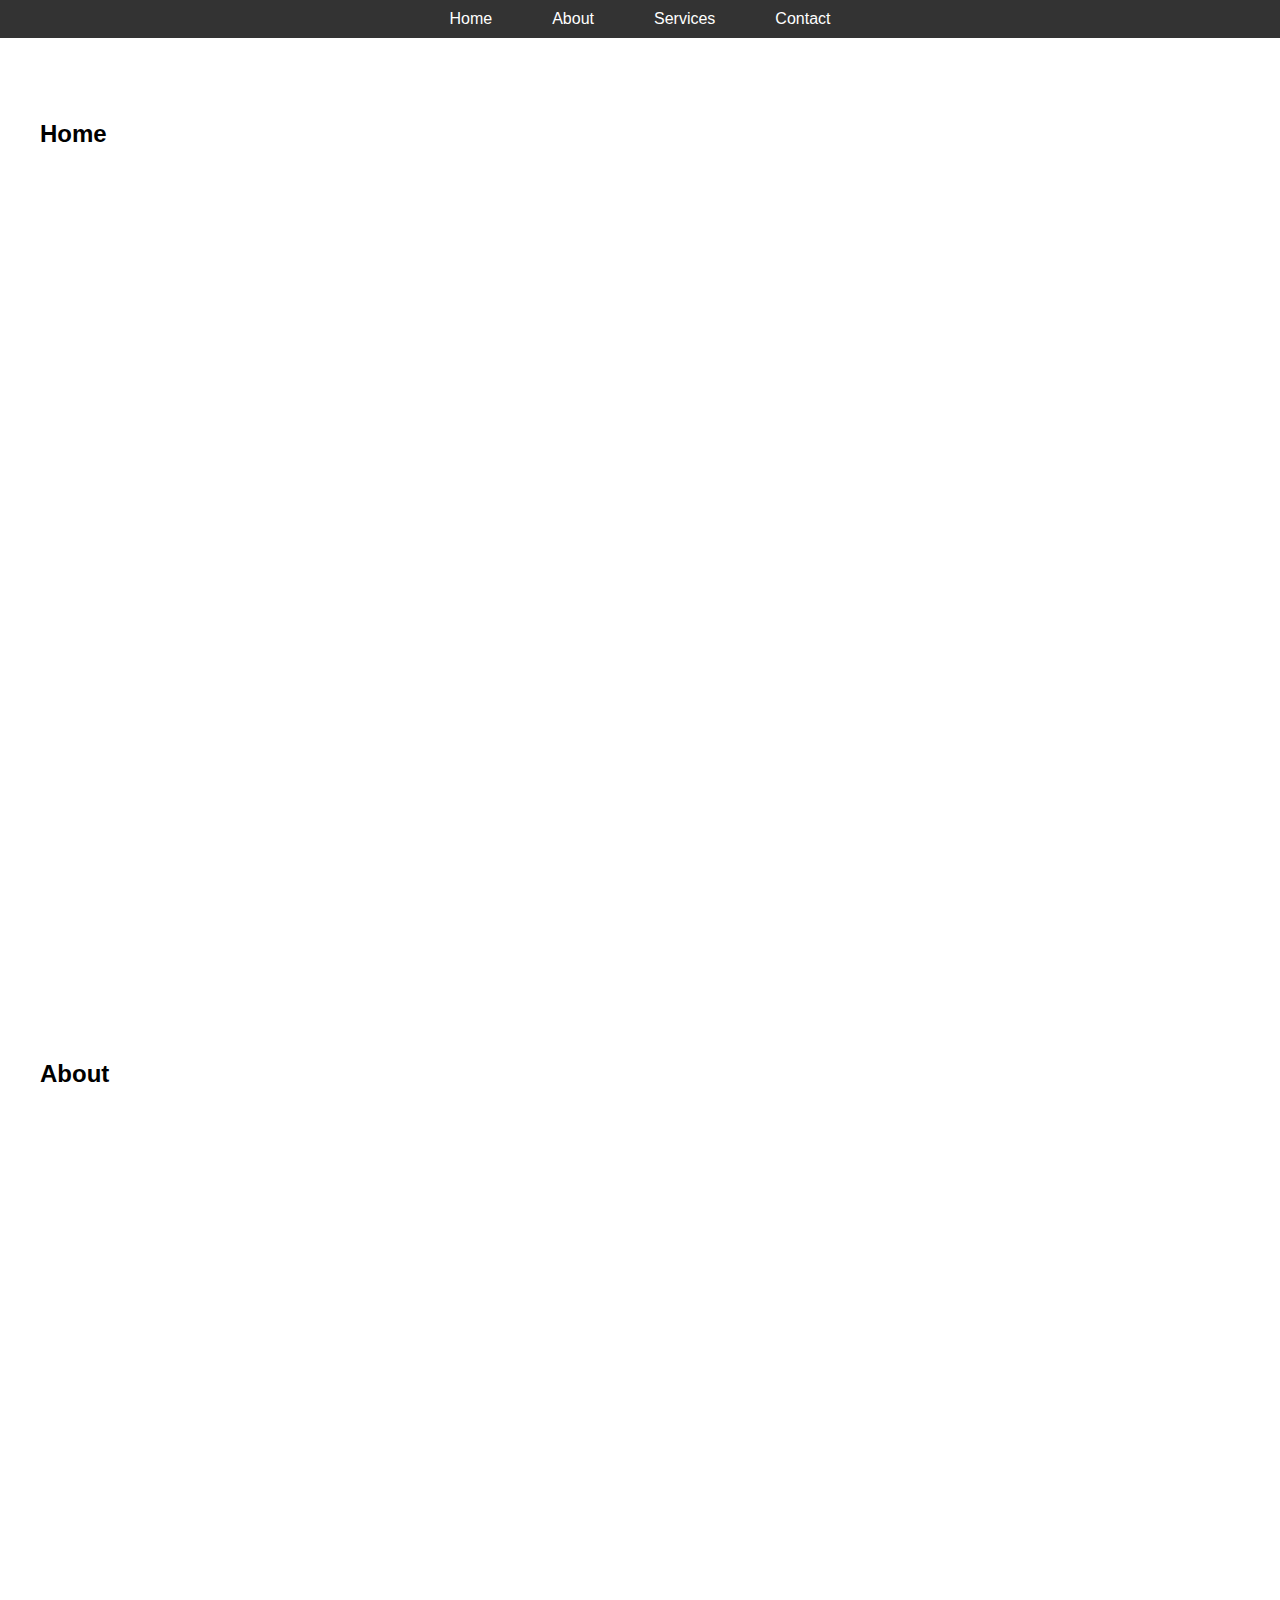
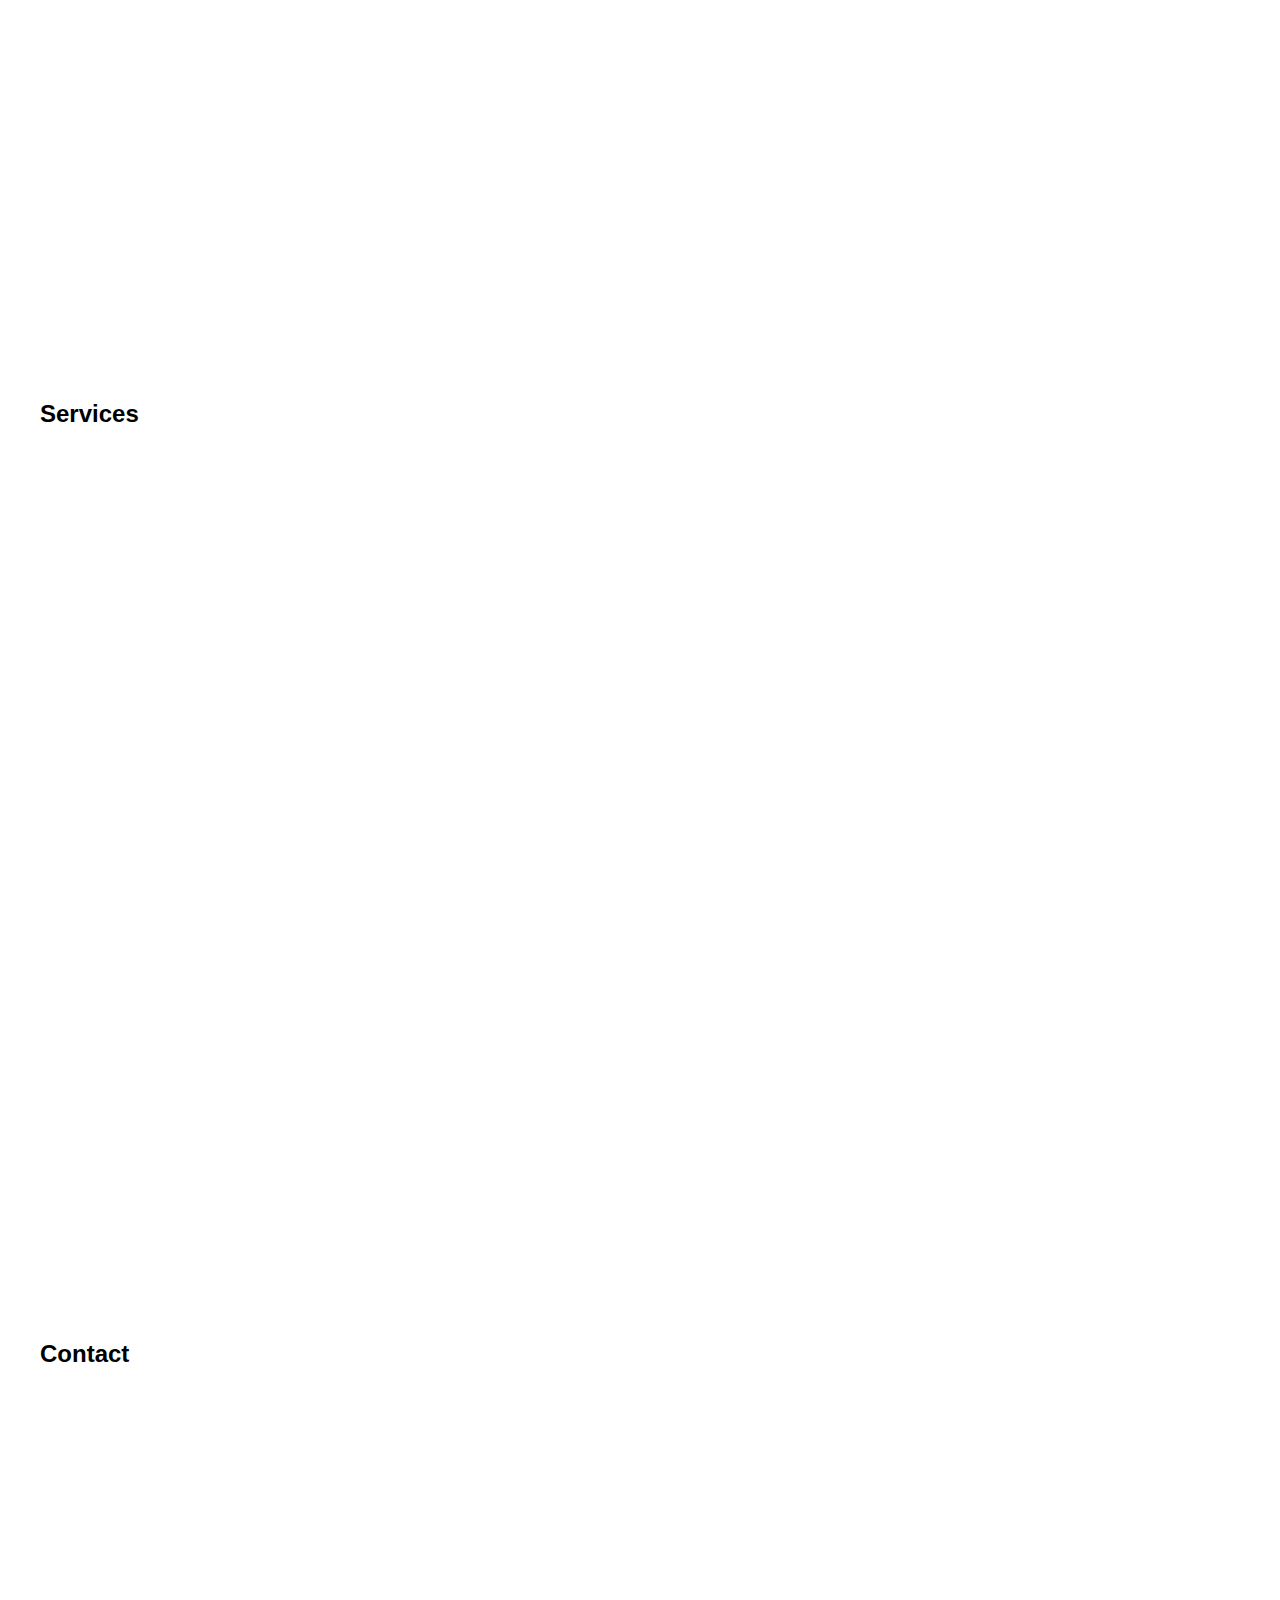
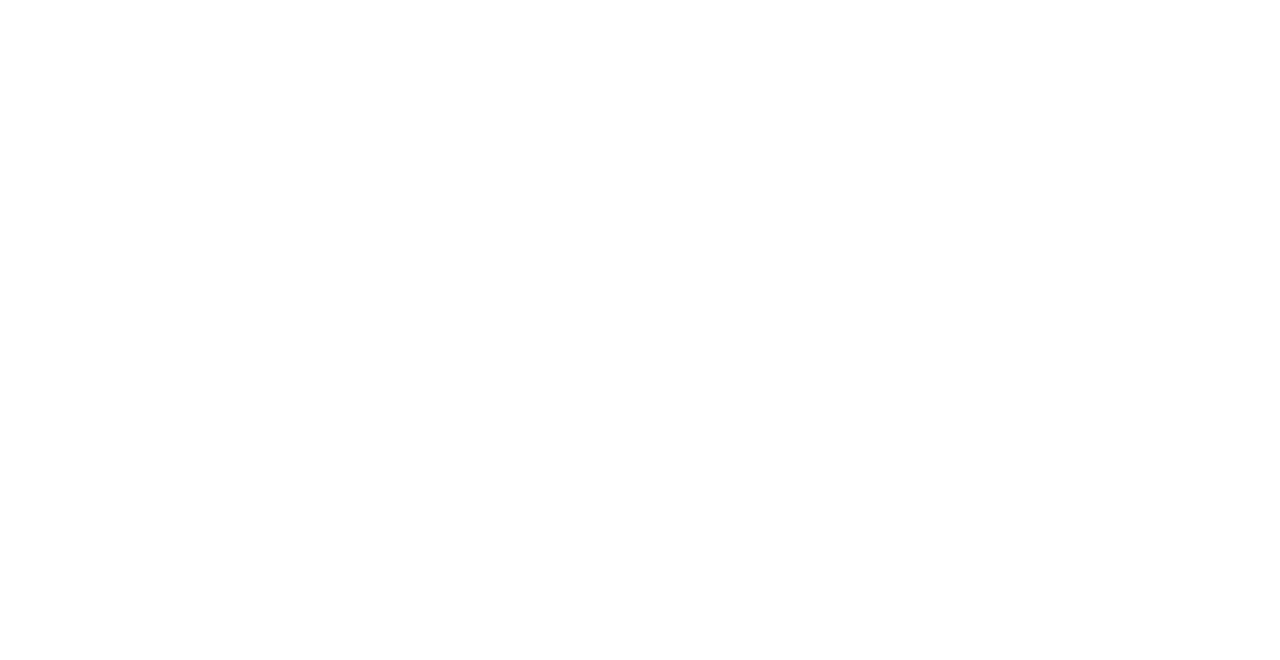
<file: task_1/index.html>
<!DOCTYPE html>
<html lang="en">
<head>
  <meta charset="UTF-8">
  <meta name="viewport" content="width=device-width, initial-scale=1.0">
  <title>Responsive Landing Page</title>
  <link rel="stylesheet" href="style.css">
</head>
<body>
  <nav class="nav-menu" id="navMenu">
    <div class="hamburger" id="hamburger">☰</div>
    <ul id="navLinks">
      <li><a href="#home">Home</a></li>
      <li><a href="#about">About</a></li>
      <li><a href="#services">Services</a></li>
      <li><a href="#contact">Contact</a></li>
    </ul>
  </nav>
  <main>
    <section id="home"><h2>Home</h2></section>
    <section id="about"><h2>About</h2></section>
    <section id="services"><h2>Services</h2></section>
    <section id="contact"><h2>Contact</h2></section>
  </main>
  <button id="scrollToTopBtn" title="Go to top">↑</button>
  <script src="script.js"></script>
</body>
</html>
</file>
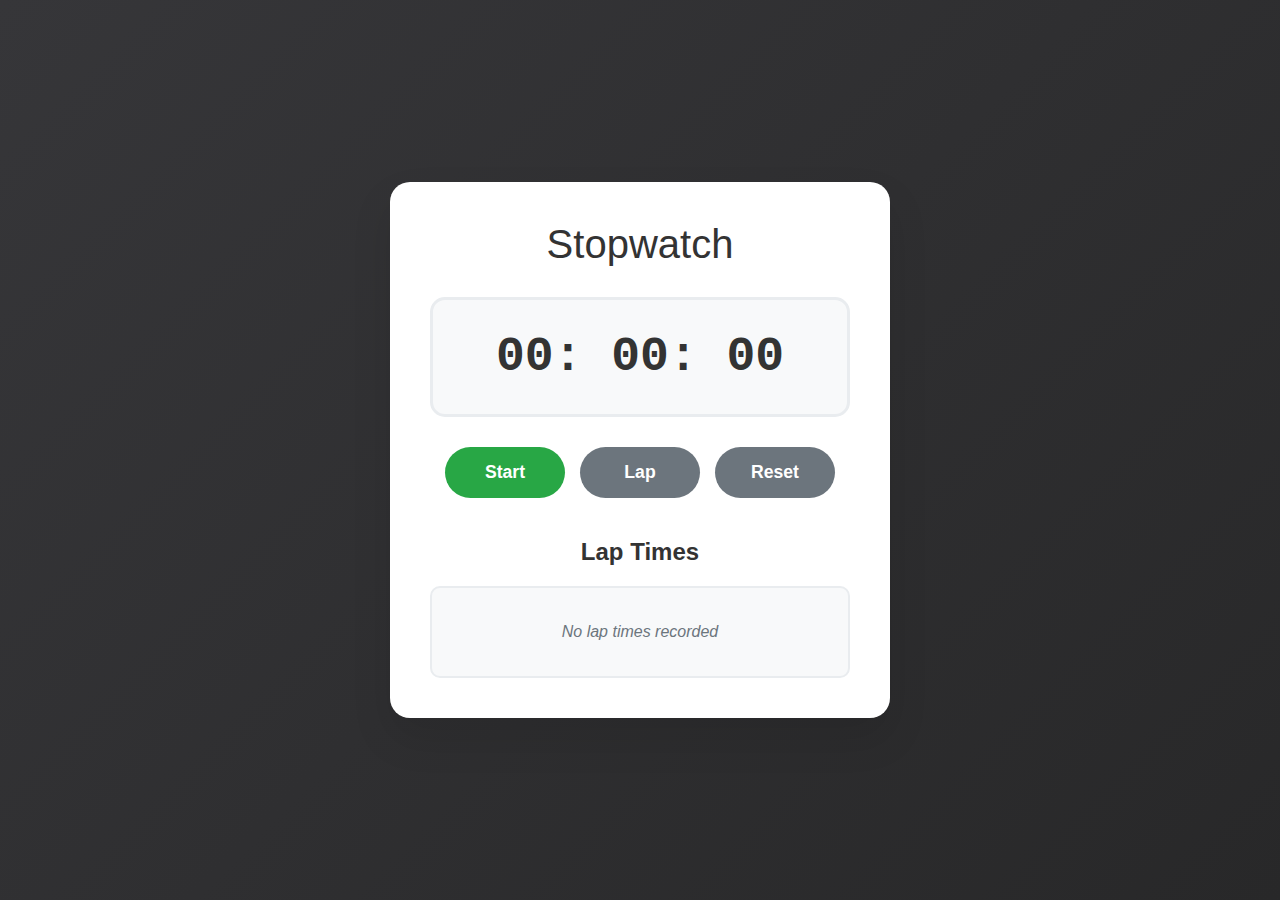
<file: task_2/index.html>
<!DOCTYPE html>
<html lang="en">
<head>
    <meta charset="UTF-8">
    <meta name="viewport" content="width=device-width, initial-scale=1.0">
    <title>Stopwatch Web Application</title>
    <link rel="stylesheet" href="style.css">
</head>
<body>
    <div class="container">
        <h1>Stopwatch</h1>
        
        <div class="stopwatch">
            <div class="display">
                <span id="minutes">00</span>:
                <span id="seconds">00</span>:
                <span id="milliseconds">00</span>
            </div>
            
            <div class="controls">
                <button id="startBtn" class="btn start">Start</button>
                <button id="lapBtn" class="btn lap" disabled>Lap</button>
                <button id="resetBtn" class="btn reset">Reset</button>
            </div>
        </div>
        
        <div class="lap-times">
            <h3>Lap Times</h3>
            <div id="lapList" class="lap-list">
                <p class="no-laps">No lap times recorded</p>
            </div>
        </div>
    </div>
    
    <script src="script.js"></script>
</body>
</html>
</file>
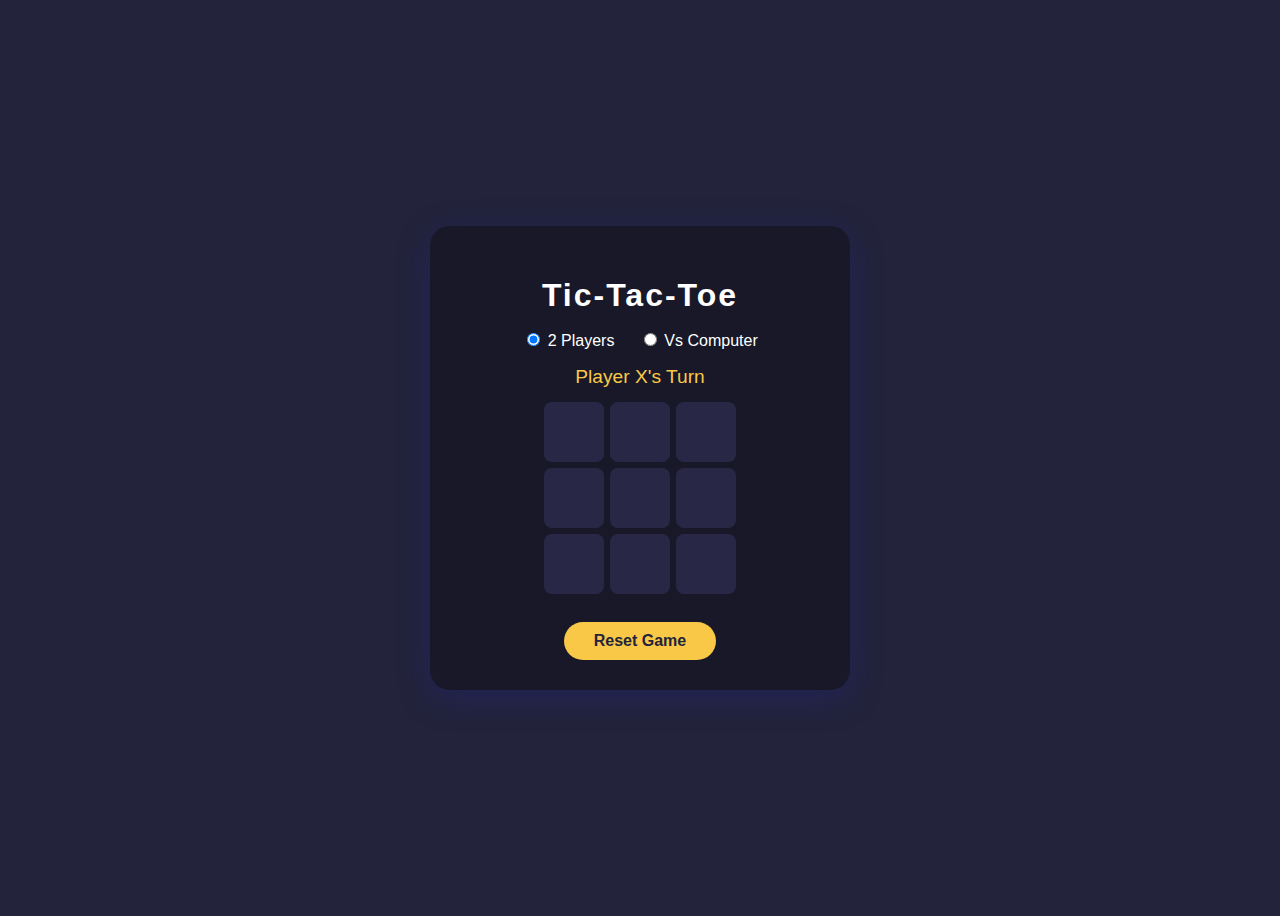
<file: task_3/index.html>
<!DOCTYPE html>
<html lang="en">
<head>
  <meta charset="UTF-8">
  <meta name="viewport" content="width=device-width, initial-scale=1.0">
  <title>Tic-Tac-Toe Web Application</title>
  <link rel="stylesheet" href="style.css">
</head>
<body>
  <div class="container">
    <h1>Tic-Tac-Toe</h1>
    <div class="mode-select">
      <label>
        <input type="radio" name="mode" value="pvp" checked>
        2 Players
      </label>
      <label>
        <input type="radio" name="mode" value="ai">
        Vs Computer
      </label>
    </div>
    <div class="status" id="status">Player X's Turn</div>
    <div class="board" id="board">
      <!-- 9 cells -->
      <div class="cell" data-index="0"></div>
      <div class="cell" data-index="1"></div>
      <div class="cell" data-index="2"></div>
      <div class="cell" data-index="3"></div>
      <div class="cell" data-index="4"></div>
      <div class="cell" data-index="5"></div>
      <div class="cell" data-index="6"></div>
      <div class="cell" data-index="7"></div>
      <div class="cell" data-index="8"></div>
    </div>
    <button id="resetBtn" class="btn">Reset Game</button>
  </div>
  <script src="script.js"></script>
</body>
</html>
</file>
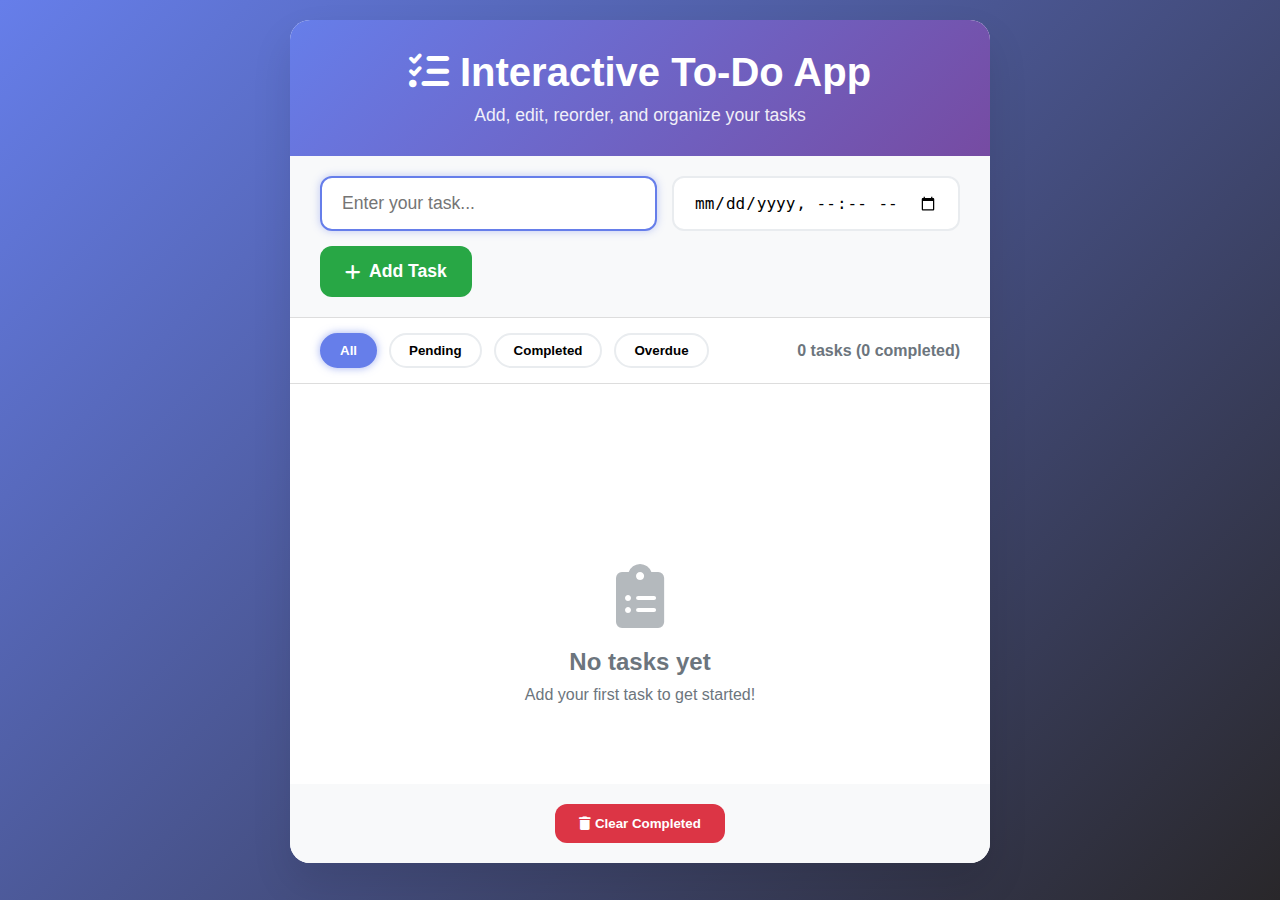
<file: task_4/index.html>
<!DOCTYPE html>
<html lang="en">
<head>
  <meta charset="UTF-8" />
  <meta name="viewport" content="width=device-width, initial-scale=1" />
  <title>Interactive To-Do Web App</title>
  <link rel="stylesheet" href="style.css" />
  <link rel="stylesheet" href="https://cdnjs.cloudflare.com/ajax/libs/font-awesome/6.0.0/css/all.min.css" />
</head>
<body>
  <div class="container" role="main" aria-label="To-Do List Application">
    <header class="header">
      <h1><i class="fas fa-tasks"></i> Interactive To-Do App</h1>
      <p class="subtitle">Add, edit, reorder, and organize your tasks</p>
    </header>

    <section class="add-task-section">
      <form id="taskForm" class="task-form" aria-label="Add new task form">
        <input
          type="text"
          id="taskInput"
          placeholder="Enter your task..."
          aria-required="true"
          aria-describedby="taskInputHelp"
          autocomplete="off"
          autofocus
        />
        <input type="datetime-local" id="taskDateTime" class="datetime-input" aria-label="Set due date and time for task" />
        <button type="submit" class="btn-add" aria-label="Add task">
          <i class="fas fa-plus"></i> Add Task
        </button>
      </form>
      <small id="taskInputHelp" class="visually-hidden">Input your task description here</small>
    </section>

    <section class="filter-section" role="region" aria-label="Task filters">
      <div class="filter-buttons" role="radiogroup" aria-label="Filter tasks">
        <button class="filter-btn active" data-filter="all" role="radio" aria-checked="true">All</button>
        <button class="filter-btn" data-filter="pending" role="radio" aria-checked="false">Pending</button>
        <button class="filter-btn" data-filter="completed" role="radio" aria-checked="false">Completed</button>
        <button class="filter-btn" data-filter="overdue" role="radio" aria-checked="false">Overdue</button>
      </div>
      <div class="task-count" aria-live="polite" aria-atomic="true" id="taskCount">0 tasks</div>
    </section>

    <section class="tasks-section" aria-label="Task list">
      <ul id="taskList" class="task-list" aria-live="polite" aria-relevant="additions removals"></ul>
      <div id="emptyState" class="empty-state" aria-hidden="true">
        <i class="fas fa-clipboard-list"></i>
        <h3>No tasks yet</h3>
        <p>Add your first task to get started!</p>
      </div>
    </section>

    <section class="clear-section">
      <button id="clearCompleted" class="btn-clear" aria-label="Clear all completed tasks">
        <i class="fas fa-trash"></i> Clear Completed
      </button>
    </section>
  </div>

  <script src="script.js" defer></script>
</body>
</html>
</file>
<file: task_1/style.css>
body {
  margin: 0;
  font-family: Arial, sans-serif;
}

.nav-menu {
  background: #333;
  color: white;
  padding: 10px 0;
  position: fixed;
  width: 100%;
  top: 0;
  transition: background 0.3s;
  z-index: 1000;
}

.nav-menu ul {
  display: flex;
  justify-content: center;
  list-style: none;
  padding: 0;
  margin: 0;
}

.nav-menu ul li {
  margin: 0 15px;
}

.nav-menu ul li a {
  color: white;
  text-decoration: none;
  padding: 10px 15px;
  border-radius: 4px;
  transition: background 0.3s;
}

.nav-menu ul li a:hover {
  background: #555;
}

.nav-menu ul li a.active {
  background: #4CAF50;
  color: white;
}

main {
  margin-top: 60px;
  padding: 20px;
}

section {
  min-height: 100vh;
  padding: 20px;
}

.nav-menu.scrolled {
  background: #222;
  box-shadow: 0 2px 10px rgba(0,0,0,0.1);
}

.hamburger {
  display: none;
  cursor: pointer;
  font-size: 24px;
  padding: 10px;
  color: white;
}

@media (max-width: 768px) {
  .hamburger {
    display: block;
  }
  .nav-menu ul {
    display: none;
    flex-direction: column;
    width: 100%;
    background: #333;
  }
  .nav-menu ul.show {
    display: flex;
  }
}

#scrollToTopBtn {
  display: none;
  position: fixed;
  bottom: 20px;
  right: 20px;
  z-index: 99;
  border: none;
  outline: none;
  background-color: #4CAF50;
  color: white;
  cursor: pointer;
  padding: 15px;
  border-radius: 50%;
  font-size: 18px;
}

#scrollToTopBtn:hover {
  background-color: #45a049;
}
</file>
<file: task_2/style.css>
* {
    margin: 0;
    padding: 0;
    box-sizing: border-box;
}

body {
    font-family: 'Arial', sans-serif;
    background: linear-gradient(135deg, #363639 0%, #282829 100%);
    min-height: 100vh;
    display: flex;
    justify-content: center;
    align-items: center;
    padding: 20px;
}

.container {
    background: white;
    border-radius: 20px;
    padding: 40px;
    box-shadow: 0 20px 40px rgba(0, 0, 0, 0.1);
    text-align: center;
    max-width: 500px;
    width: 100%;
}

h1 {
    color: #333;
    margin-bottom: 30px;
    font-size: 2.5rem;
    font-weight: 300;
}

.stopwatch {
    margin-bottom: 40px;
}

.display {
    background: #f8f9fa;
    border-radius: 15px;
    padding: 30px;
    margin-bottom: 30px;
    font-size: 3rem;
    font-weight: bold;
    color: #333;
    font-family: 'Courier New', monospace;
    border: 3px solid #e9ecef;
}

.controls {
    display: flex;
    gap: 15px;
    justify-content: center;
    flex-wrap: wrap;
}

.btn {
    padding: 15px 30px;
    border: none;
    border-radius: 50px;
    font-size: 1.1rem;
    font-weight: bold;
    cursor: pointer;
    transition: all 0.3s ease;
    min-width: 120px;
}

.btn:hover {
    transform: translateY(-2px);
    box-shadow: 0 5px 15px rgba(0, 0, 0, 0.2);
}

.btn:active {
    transform: translateY(0);
}

.btn.start {
    background: #28a745;
    color: white;
}

.btn.start:hover {
    background: #218838;
}

.btn.stop {
    background: #dc3545;
    color: white;
}

.btn.stop:hover {
    background: #c82333;
}

.btn.lap {
    background: #007bff;
    color: white;
}

.btn.lap:hover {
    background: #0056b3;
}

.btn.lap:disabled {
    background: #6c757d;
    cursor: not-allowed;
    transform: none;
    box-shadow: none;
}

.btn.reset {
    background: #6c757d;
    color: white;
}

.btn.reset:hover {
    background: #545b62;
}

.lap-times {
    text-align: left;
}

.lap-times h3 {
    color: #333;
    margin-bottom: 20px;
    text-align: center;
    font-size: 1.5rem;
}

.lap-list {
    max-height: 300px;
    overflow-y: auto;
    border: 2px solid #e9ecef;
    border-radius: 10px;
    padding: 15px;
    background: #f8f9fa;
}

.lap-item {
    display: flex;
    justify-content: space-between;
    align-items: center;
    padding: 10px 0;
    border-bottom: 1px solid #dee2e6;
    font-family: 'Courier New', monospace;
}

.lap-item:last-child {
    border-bottom: none;
}

.lap-number {
    font-weight: bold;
    color: #007bff;
}

.lap-time {
    font-weight: bold;
    color: #333;
}

.no-laps {
    text-align: center;
    color: #6c757d;
    font-style: italic;
    margin: 20px 0;
}

/* Responsive Design */
@media (max-width: 480px) {
    .container {
        padding: 20px;
    }
    
    h1 {
        font-size: 2rem;
    }
    
    .display {
        font-size: 2rem;
        padding: 20px;
    }
    
    .controls {
        flex-direction: column;
        align-items: center;
    }
    
    .btn {
        width: 100%;
        max-width: 200px;
    }
}
</file>
<file: task_3/style.css>
body {
  background: #23233b;
  color: #fff;
  font-family: Arial, sans-serif;
  min-height: 100vh;
  display: flex;
  justify-content: center;
  align-items: center;
}

.container {
  background: #181828;
  padding: 30px 40px;
  border-radius: 20px;
  box-shadow: 0 8px 32px 0 rgba(31, 38, 135, 0.37);
  text-align: center;
  width: 340px;
}

h1 {
  margin-bottom: 16px;
  font-size: 2rem;
  letter-spacing: 2px;
}

.mode-select {
  margin-bottom: 16px;
}

.mode-select label {
  margin: 0 10px;
  font-size: 1rem;
  cursor: pointer;
}

.status {
  margin-bottom: 12px;
  font-size: 1.2rem;
  min-height: 24px;
  color: #f9c846;
}

.board {
  display: grid;
  grid-template-columns: repeat(3, 60px);
  grid-template-rows: repeat(3, 60px);
  gap: 6px;
  justify-content: center;
  margin-bottom: 18px;
}

.cell {
  background: #282846;
  border-radius: 8px;
  font-size: 2rem;
  font-weight: bold;
  color: #f9c846;
  display: flex;
  align-items: center;
  justify-content: center;
  cursor: pointer;
  transition: background 0.2s;
  height: 60px;
  width: 60px;
}

.cell:hover {
  background: #35355a;
}

.cell.winner {
  background: #44bd32;
  color: #fff;
}

.btn {
  background: #f9c846;
  color: #23233b;
  border: none;
  border-radius: 20px;
  padding: 10px 30px;
  font-size: 1rem;
  font-weight: bold;
  cursor: pointer;
  margin-top: 10px;
  transition: background 0.2s;
}

.btn:hover {
  background: #ffdd57;
}
</file>
<file: task_4/style.css>
/* Reset and base */
* {
  margin: 0;
  padding: 0;
  box-sizing: border-box;
}

.visually-hidden {
  position: absolute !important;
  height: 1px; width: 1px;
  overflow: hidden;
  clip: rect(1px, 1px, 1px, 1px);
  white-space: nowrap;
}

body {
  font-family: 'Segoe UI', Tahoma, Geneva, Verdana, sans-serif;
  background: linear-gradient(135deg, #667eea 0%, #29272a 100%);
  min-height: 100vh;
  padding: 20px;
  color: #333;
  -webkit-font-smoothing: antialiased;
  -moz-osx-font-smoothing: grayscale;
}

.container {
  max-width: 700px;
  margin: 0 auto;
  background: white;
  border-radius: 20px;
  box-shadow: 0 20px 40px rgba(0, 0, 0, 0.1);
  overflow: hidden;
  display: flex;
  flex-direction: column;
  min-height: 80vh;
}

.header {
  background: linear-gradient(135deg, #667eea 0%, #764ba2 100%);
  color: white;
  padding: 30px;
  text-align: center;
}

.header h1 {
  font-size: 2.5rem;
  margin-bottom: 10px;
  user-select: none;
}

.subtitle {
  opacity: 0.9;
  font-size: 1.1rem;
  user-select: none;
}

.add-task-section {
  padding: 20px 30px;
  background: #f8f9fa;
  border-bottom: 1px solid #ddd;
}

.task-form {
  display: flex;
  gap: 15px;
  flex-wrap: wrap;
  align-items: center;
}

#taskInput {
  flex: 1;
  min-width: 250px;
  padding: 15px 20px;
  border: 2px solid #e9ecef;
  border-radius: 12px;
  font-size: 1.1rem;
  transition: border-color 0.3s ease;
}

#taskInput:focus {
  outline: none;
  border-color: #667eea;
  box-shadow: 0 0 8px #667eea66;
}

.datetime-input {
  padding: 15px 20px;
  border: 2px solid #e9ecef;
  border-radius: 12px;
  font-size: 1rem;
  min-width: 180px;
  transition: border-color 0.3s ease;
}

.datetime-input:focus {
  outline: none;
  border-color: #667eea;
  box-shadow: 0 0 8px #667eea66;
}

.btn-add {
  background: #28a745;
  color: white;
  border: none;
  padding: 15px 25px;
  border-radius: 12px;
  font-size: 1.1rem;
  font-weight: 600;
  cursor: pointer;
  transition: all 0.3s ease;
  min-width: 130px;
  display: flex;
  align-items: center;
  justify-content: center;
  gap: 8px;
  user-select: none;
}

.btn-add:hover,
.btn-add:focus {
  background: #218838;
  transform: translateY(-2px);
  box-shadow: 0 5px 15px rgba(33, 136, 56, 0.5);
}

.filter-section {
  display: flex;
  justify-content: space-between;
  align-items: center;
  padding: 15px 30px;
  background: white;
  border-bottom: 1px solid #ddd;
  flex-wrap: wrap;
  gap: 10px;
}

.filter-buttons {
  display: flex;
  gap: 12px;
  flex-wrap: wrap;
}

.filter-btn {
  padding: 8px 18px;
  border: 2px solid #e9ecef;
  background: white;
  border-radius: 30px;
  cursor: pointer;
  transition: all 0.3s ease;
  font-weight: 600;
  user-select: none;
}

.filter-btn.active,
.filter-btn:hover,
.filter-btn:focus {
  background: #667eea;
  color: white;
  border-color: #667eea;
  outline: none;
  box-shadow: 0 0 8px #667eea99;
}

.task-count {
  font-weight: 600;
  color: #6c757d;
  user-select: none;
  min-width: 120px;
  text-align: right;
}

.tasks-section {
  flex: 1;
  overflow-y: auto;
  padding: 20px 30px;
  background: white;
  position: relative;
}

.task-list {
  list-style: none;
  display: flex;
  flex-direction: column;
  gap: 12px;
  min-height: 100px;
}

.task-item {
  background: #f9f9f9;
  border: 2px solid #e9ecef;
  border-radius: 15px;
  padding: 18px 20px;
  display: flex;
  align-items: center;
  gap: 15px;
  cursor: grab;
  transition: box-shadow 0.3s ease, background-color 0.3s ease;
  user-select: none;
}

.task-item.dragging {
  opacity: 0.6;
  cursor: grabbing;
  box-shadow: 0 10px 20px rgba(102, 126, 234, 0.5);
  background-color: #d0d8ff;
}

.task-item.completed {
  opacity: 0.7;
  background: #e2f0d9;
  border-color: #28a745;
  cursor: default;
}

.task-item.overdue {
  border-color: #dc3545;
  background: #fff5f5;
}

.task-checkbox {
  width: 24px;
  height: 24px;
  cursor: pointer;
  flex-shrink: 0;
}

.task-content {
  flex: 1;
  display: flex;
  flex-direction: column;
  gap: 6px;
}

.task-text {
  font-size: 1.15rem;
  line-height: 1.3;
  word-break: break-word;
  user-select: text;
}

.task-text.completed {
  text-decoration: line-through;
  color: #6c757d;
}

.task-text.editing {
  border: 2px solid #667eea;
  border-radius: 8px;
  padding: 4px 8px;
  background: white;
  outline: none;
  font-size: 1.15rem;
  width: 100%;
}

.task-datetime {
  font-size: 0.9rem;
  color: #6c757d;
  user-select: none;
}

.task-datetime.overdue {
  color: #dc3545;
  font-weight: bold;
}

.task-actions {
  display: flex;
  gap: 10px;
  flex-shrink: 0;
}

.btn-edit,
.btn-delete {
  background: none;
  border: none;
  padding: 8px;
  border-radius: 50%;
  cursor: pointer;
  transition: all 0.3s ease;
  width: 36px;
  height: 36px;
  display: flex;
  align-items: center;
  justify-content: center;
  user-select: none;
}

.btn-edit {
  color: #007bff;
  background: #e3f2fd;
}

.btn-edit:hover,
.btn-edit:focus {
  background: #007bff;
  color: white;
  outline: none;
}

.btn-delete {
  color: #dc3545;
  background: #ffebee;
}

.btn-delete:hover,
.btn-delete:focus {
  background: #dc3545;
  color: white;
  outline: none;
}

.empty-state {
  text-align: center;
  padding: 60px 20px;
  color: #6c757d;
  user-select: none;
}

.empty-state i {
  font-size: 4rem;
  margin-bottom: 20px;
  opacity: 0.5;
}

.empty-state h3 {
  margin-bottom: 10px;
  font-size: 1.5rem;
}

.clear-section {
  padding: 20px 30px;
  text-align: center;
  background: #f8f9fa;
}

.btn-clear {
  background: #dc3545;
  color: white;
  border: none;
  padding: 12px 24px;
  border-radius: 12px;
  cursor: pointer;
  font-weight: 600;
  transition: all 0.3s ease;
  user-select: none;
}

.btn-clear:hover,
.btn-clear:focus {
  background: #c82333;
  transform: translateY(-2px);
  outline: none;
}

/* Scrollbar styling for task list */
.tasks-section::-webkit-scrollbar {
  width: 8px;
}

.tasks-section::-webkit-scrollbar-track {
  background: #f1f1f1;
  border-radius: 10px;
}

.tasks-section::-webkit-scrollbar-thumb {
  background: #667eea;
  border-radius: 10px;
}

.tasks-section::-webkit-scrollbar-thumb:hover {
  background: #5561d0;
}

/* Responsive */
@media (max-width: 600px) {
  .task-form {
    flex-direction: column;
  }

  #taskInput,
  .datetime-input,
  .btn-add {
    width: 100%;
  }

  .filter-section {
    flex-direction: column;
    gap: 15px;
  }

  .task-actions {
    gap: 6px;
  }
}
</file>
